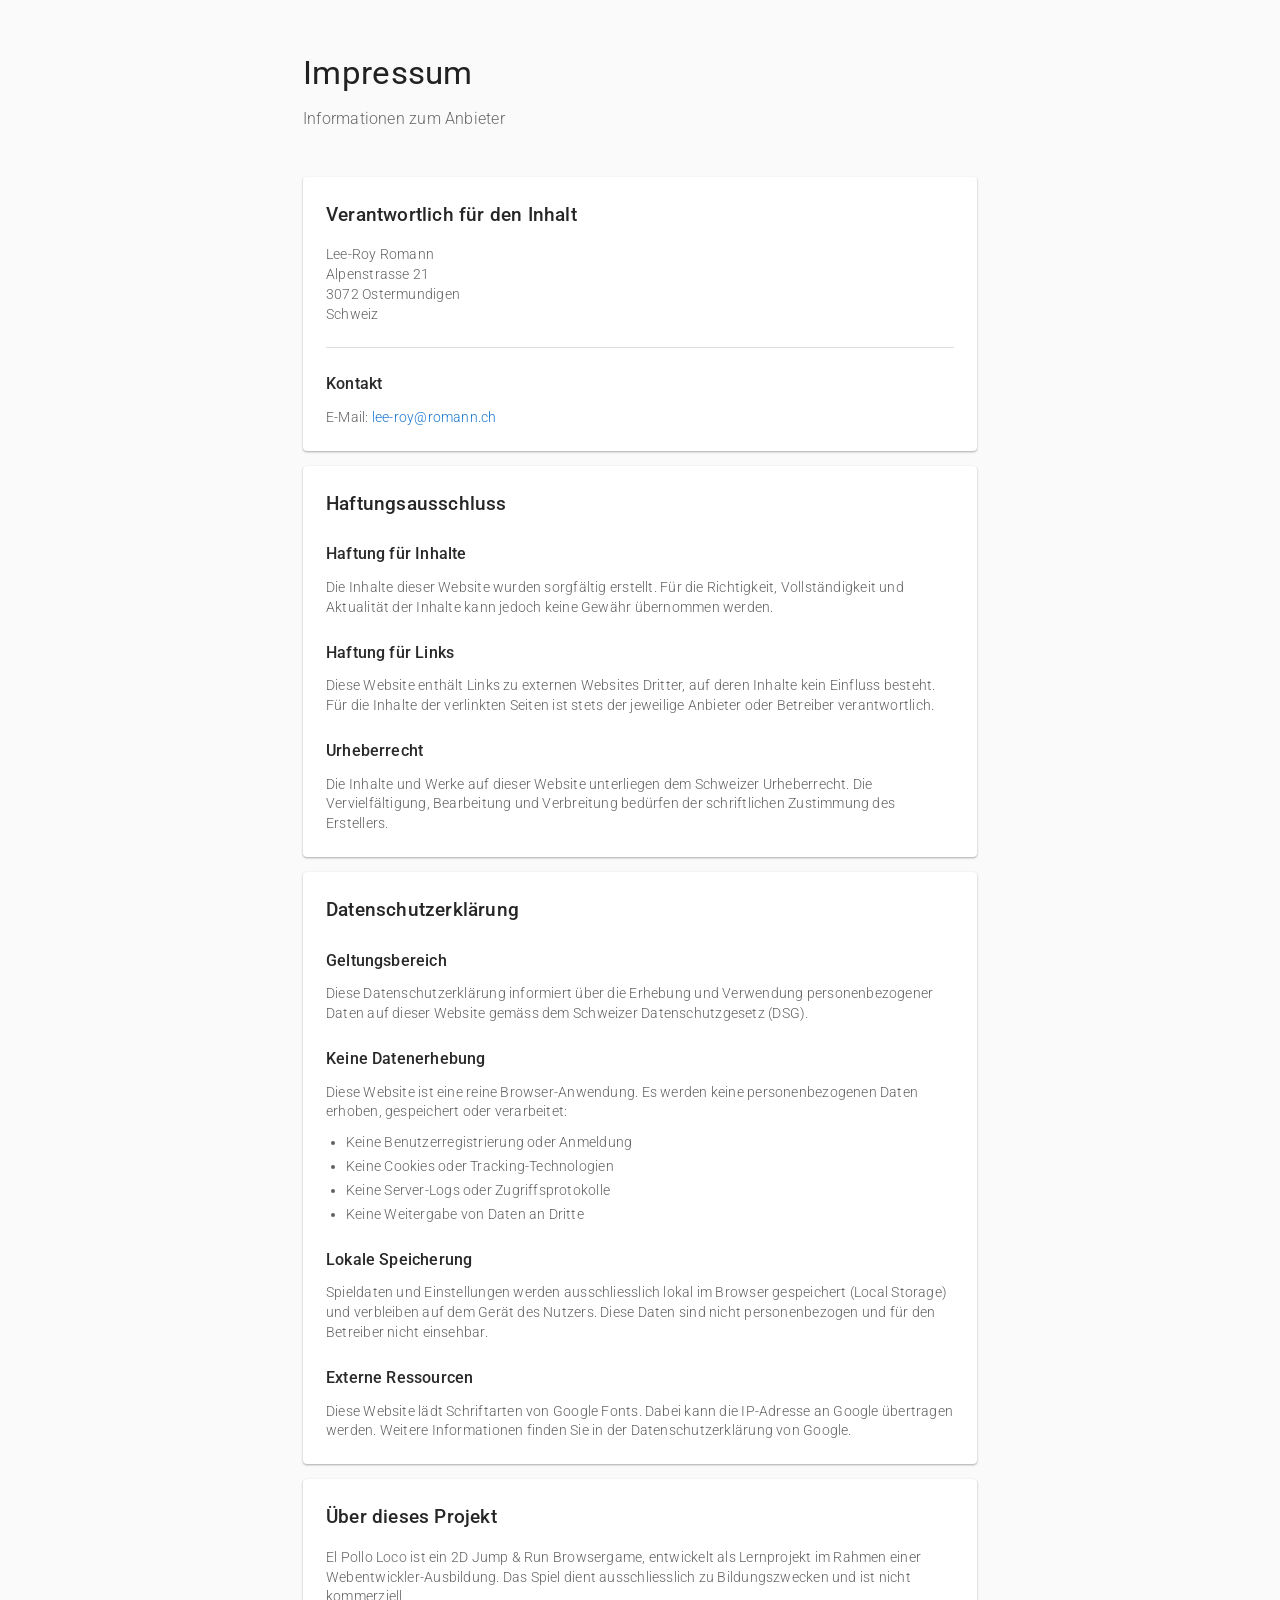
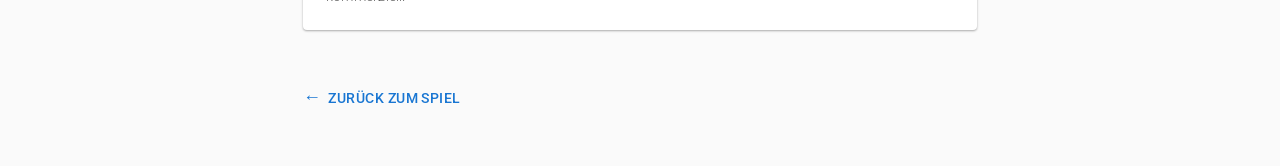
<file: legal/impressum.html>
<!DOCTYPE html>
<html lang="de">

<head>
    <meta charset="UTF-8">
    <meta name="viewport" content="width=device-width, initial-scale=1.0">
    <title>Impressum - El Pollo Loco</title>
    <link rel="icon" type="image/png" href="../img/11_favicon/favicon.png">
    <link rel="preconnect" href="https://fonts.googleapis.com">
    <link rel="preconnect" href="https://fonts.gstatic.com" crossorigin>
    <link href="https://fonts.googleapis.com/css2?family=Roboto:wght@300;400;500&display=swap" rel="stylesheet">
    <link rel="stylesheet" href="../css/impressum.css">
</head>

<body>
    <div class="container">
        <header>
            <h1>Impressum</h1>
            <p class="subtitle">Informationen zum Anbieter</p>
        </header>

        <section>
            <h2>Verantwortlich für den Inhalt</h2>
            <div class="contact-info">
                <p>Lee-Roy Romann<br>
                    Alpenstrasse 21<br>
                    3072 Ostermundigen<br>
                    Schweiz</p>
            </div>

            <div class="divider"></div>

            <h3>Kontakt</h3>
            <p>E-Mail: <a href="mailto:lee-roy@romann.ch">lee-roy@romann.ch</a></p>
        </section>

        <section>
            <h2>Haftungsausschluss</h2>

            <h3>Haftung für Inhalte</h3>
            <p>Die Inhalte dieser Website wurden sorgfältig erstellt. Für die Richtigkeit, Vollständigkeit und Aktualität der Inhalte kann jedoch keine Gewähr übernommen werden.</p>

            <h3>Haftung für Links</h3>
            <p>Diese Website enthält Links zu externen Websites Dritter, auf deren Inhalte kein Einfluss besteht. Für die Inhalte der verlinkten Seiten ist stets der jeweilige Anbieter oder Betreiber verantwortlich.</p>

            <h3>Urheberrecht</h3>
            <p>Die Inhalte und Werke auf dieser Website unterliegen dem Schweizer Urheberrecht. Die Vervielfältigung, Bearbeitung und Verbreitung bedürfen der schriftlichen Zustimmung des Erstellers.</p>
        </section>

        <section>
            <h2>Datenschutzerklärung</h2>

            <h3>Geltungsbereich</h3>
            <p>Diese Datenschutzerklärung informiert über die Erhebung und Verwendung personenbezogener Daten auf dieser Website gemäss dem Schweizer Datenschutzgesetz (DSG).</p>

            <h3>Keine Datenerhebung</h3>
            <p>Diese Website ist eine reine Browser-Anwendung. Es werden keine personenbezogenen Daten erhoben, gespeichert oder verarbeitet:</p>
            <ul>
                <li>Keine Benutzerregistrierung oder Anmeldung</li>
                <li>Keine Cookies oder Tracking-Technologien</li>
                <li>Keine Server-Logs oder Zugriffsprotokolle</li>
                <li>Keine Weitergabe von Daten an Dritte</li>
            </ul>

            <h3>Lokale Speicherung</h3>
            <p>Spieldaten und Einstellungen werden ausschliesslich lokal im Browser gespeichert (Local Storage) und verbleiben auf dem Gerät des Nutzers. Diese Daten sind nicht personenbezogen und für den Betreiber nicht einsehbar.</p>

            <h3>Externe Ressourcen</h3>
            <p>Diese Website lädt Schriftarten von Google Fonts. Dabei kann die IP-Adresse an Google übertragen werden. Weitere Informationen finden Sie in der Datenschutzerklärung von Google.</p>
        </section>

        <section>
            <h2>Über dieses Projekt</h2>
            <p>El Pollo Loco ist ein 2D Jump & Run Browsergame, entwickelt als Lernprojekt im Rahmen einer Webentwickler-Ausbildung. Das Spiel dient ausschliesslich zu Bildungszwecken und ist nicht kommerziell.</p>
        </section>

        <a href="../index.html" class="back-link">Zurück zum Spiel</a>
    </div>
</body>

</html>
</file>
<file: css/impressum.css>
* {
    margin: 0;
    padding: 0;
    box-sizing: border-box;
}

body {
    font-family: "Roboto", -apple-system, BlinkMacSystemFont, sans-serif;
    font-weight: 300;
    line-height: 1.6;
    color: rgba(0, 0, 0, 0.87);
    background: #fafafa;
    min-height: 100vh;
}

.container {
    max-width: 720px;
    margin: 0 auto;
    padding: 47px 23px;
}

header {
    margin-bottom: 46px;
}

h1 {
    font-size: 33px;
    font-weight: 400;
    letter-spacing: 0.3px;
    color: rgba(0, 0, 0, 0.87);
    margin-bottom: 8px;
}

.subtitle {
    font-size: 16px;
    color: rgba(0, 0, 0, 0.58);
}

section {
    background: white;
    border-radius: 4px;
    padding: 23px;
    margin-bottom: 15px;
    box-shadow: 0 1px 3px rgba(0, 0, 0, 0.11), 0 1px 2px rgba(0, 0, 0, 0.23);
}

h2 {
    font-size: 19px;
    font-weight: 500;
    letter-spacing: 0.2px;
    color: rgba(0, 0, 0, 0.85);
    margin-bottom: 15px;
}

h3 {
    font-size: 16px;
    font-weight: 500;
    letter-spacing: 0.18px;
    color: rgba(0, 0, 0, 0.84);
    margin-top: 22px;
    margin-bottom: 11px;
}

p {
    font-size: 14px;
    line-height: 1.42;
    letter-spacing: 0.22px;
    color: rgba(0, 0, 0, 0.62);
    margin-bottom: 11px;
}

p:last-child {
    margin-bottom: 0;
}

ul {
    font-size: 14px;
    line-height: 1.42;
    letter-spacing: 0.22px;
    color: rgba(0, 0, 0, 0.62);
    margin: 0 0 11px 20px;
    padding-left: 0;
}

ul li {
    margin-bottom: 4px;
}

a {
    color: #1976d2;
    text-decoration: none;
}

a:hover {
    text-decoration: underline;
}

.contact-info {
    display: flex;
    flex-direction: column;
    gap: 4px;
}

.divider {
    height: 1px;
    background: rgba(0, 0, 0, 0.13);
    margin: 23px 0;
}

.back-link {
    display: inline-flex;
    align-items: center;
    gap: 7px;
    font-size: 14px;
    font-weight: 500;
    letter-spacing: 0.45px;
    text-transform: uppercase;
    color: #1976d2;
    margin-top: 31px;
    padding: 7px 0;
}

.back-link:hover {
    text-decoration: none;
    opacity: 0.8;
}

.back-link::before {
    content: "←";
    font-size: 18px;
}

@media (max-width: 600px) {
    .container {
        padding: 23px 15px;
    }

    h1 {
        font-size: 23px;
    }

    section {
        padding: 15px;
    }
}
</file>
